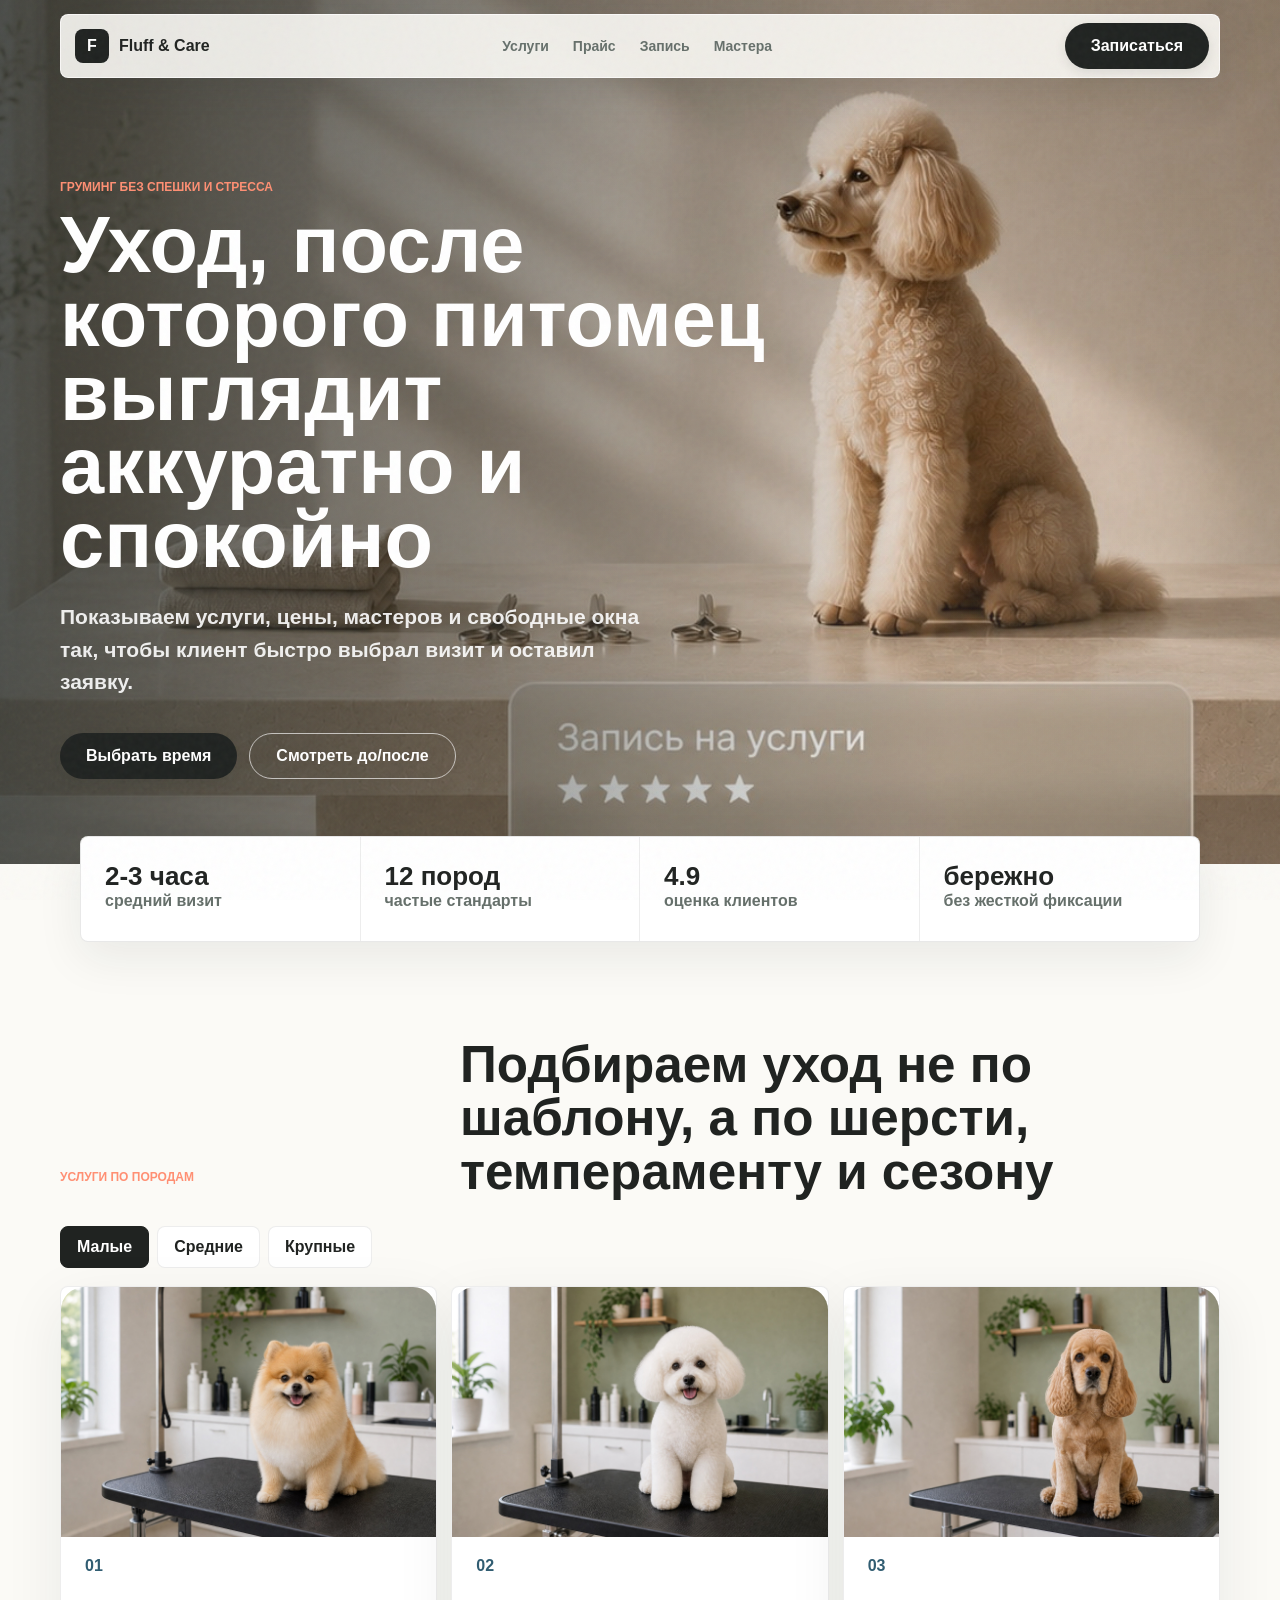
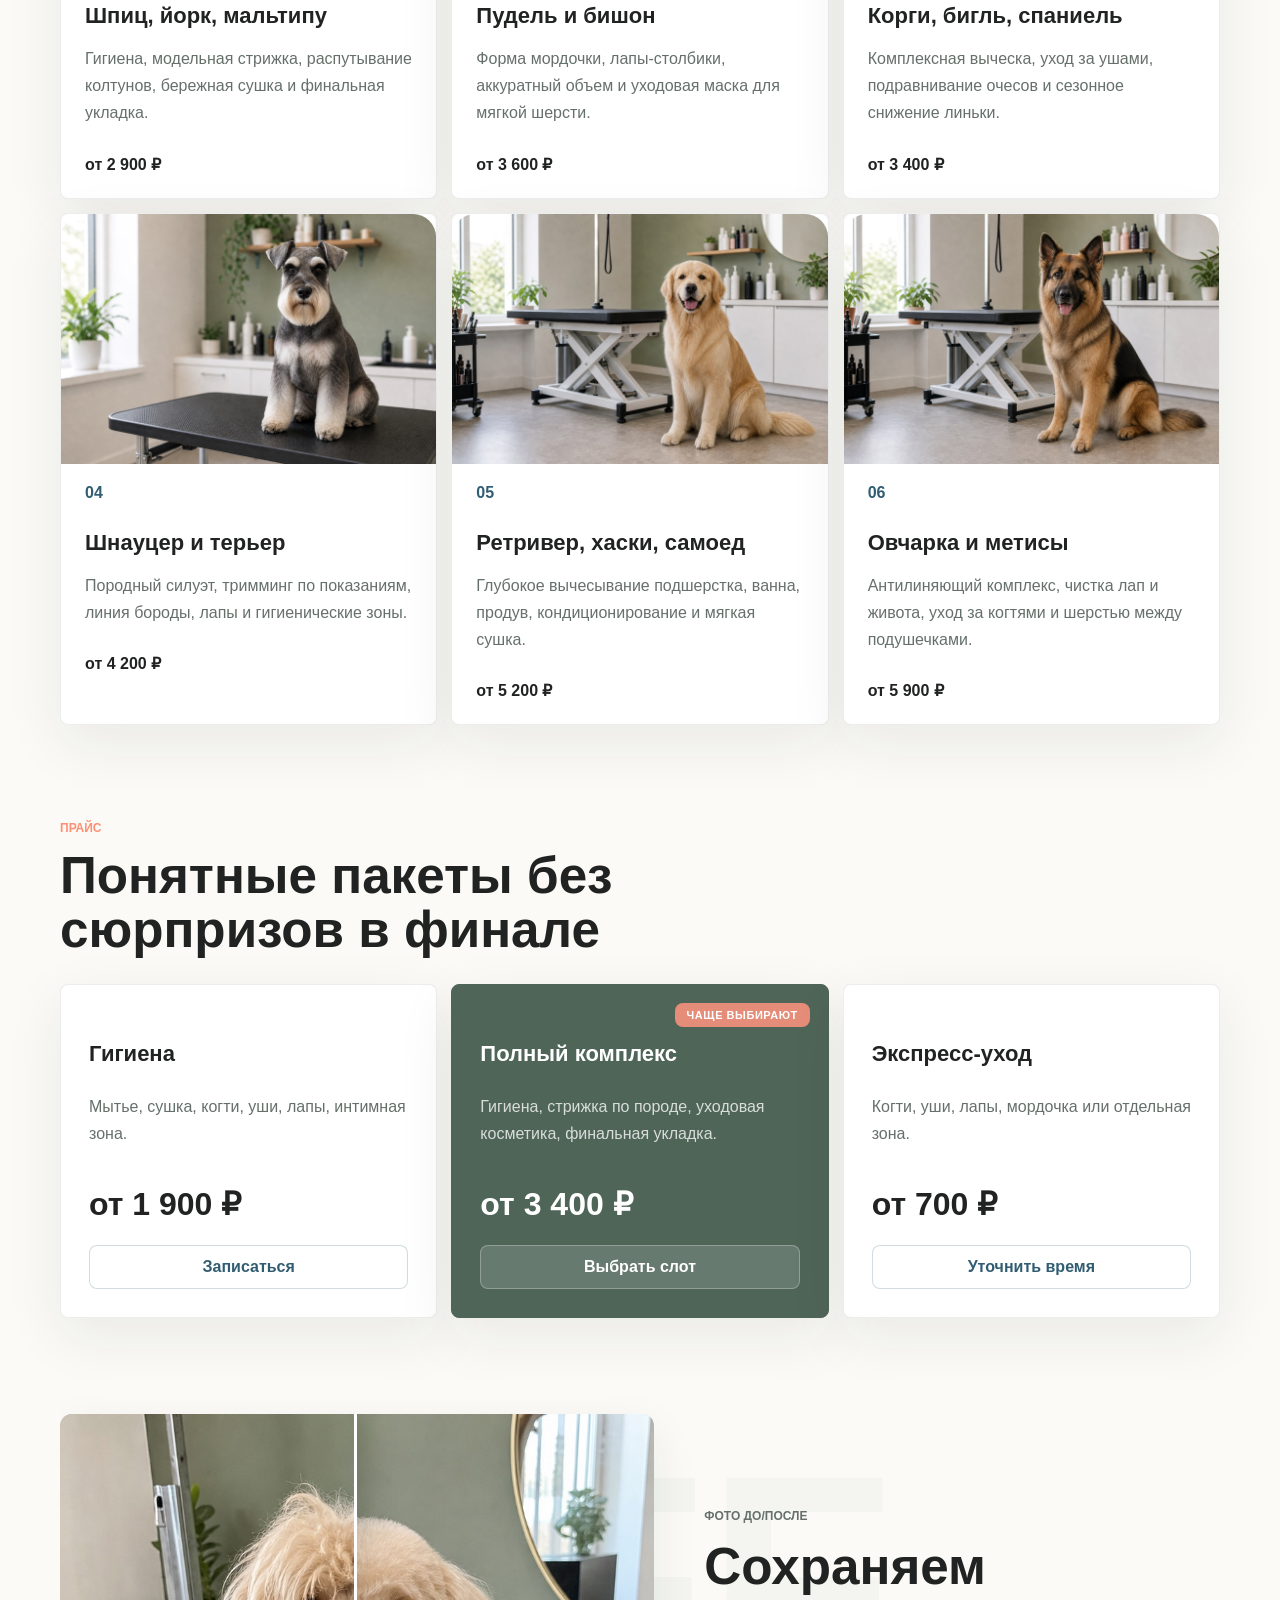
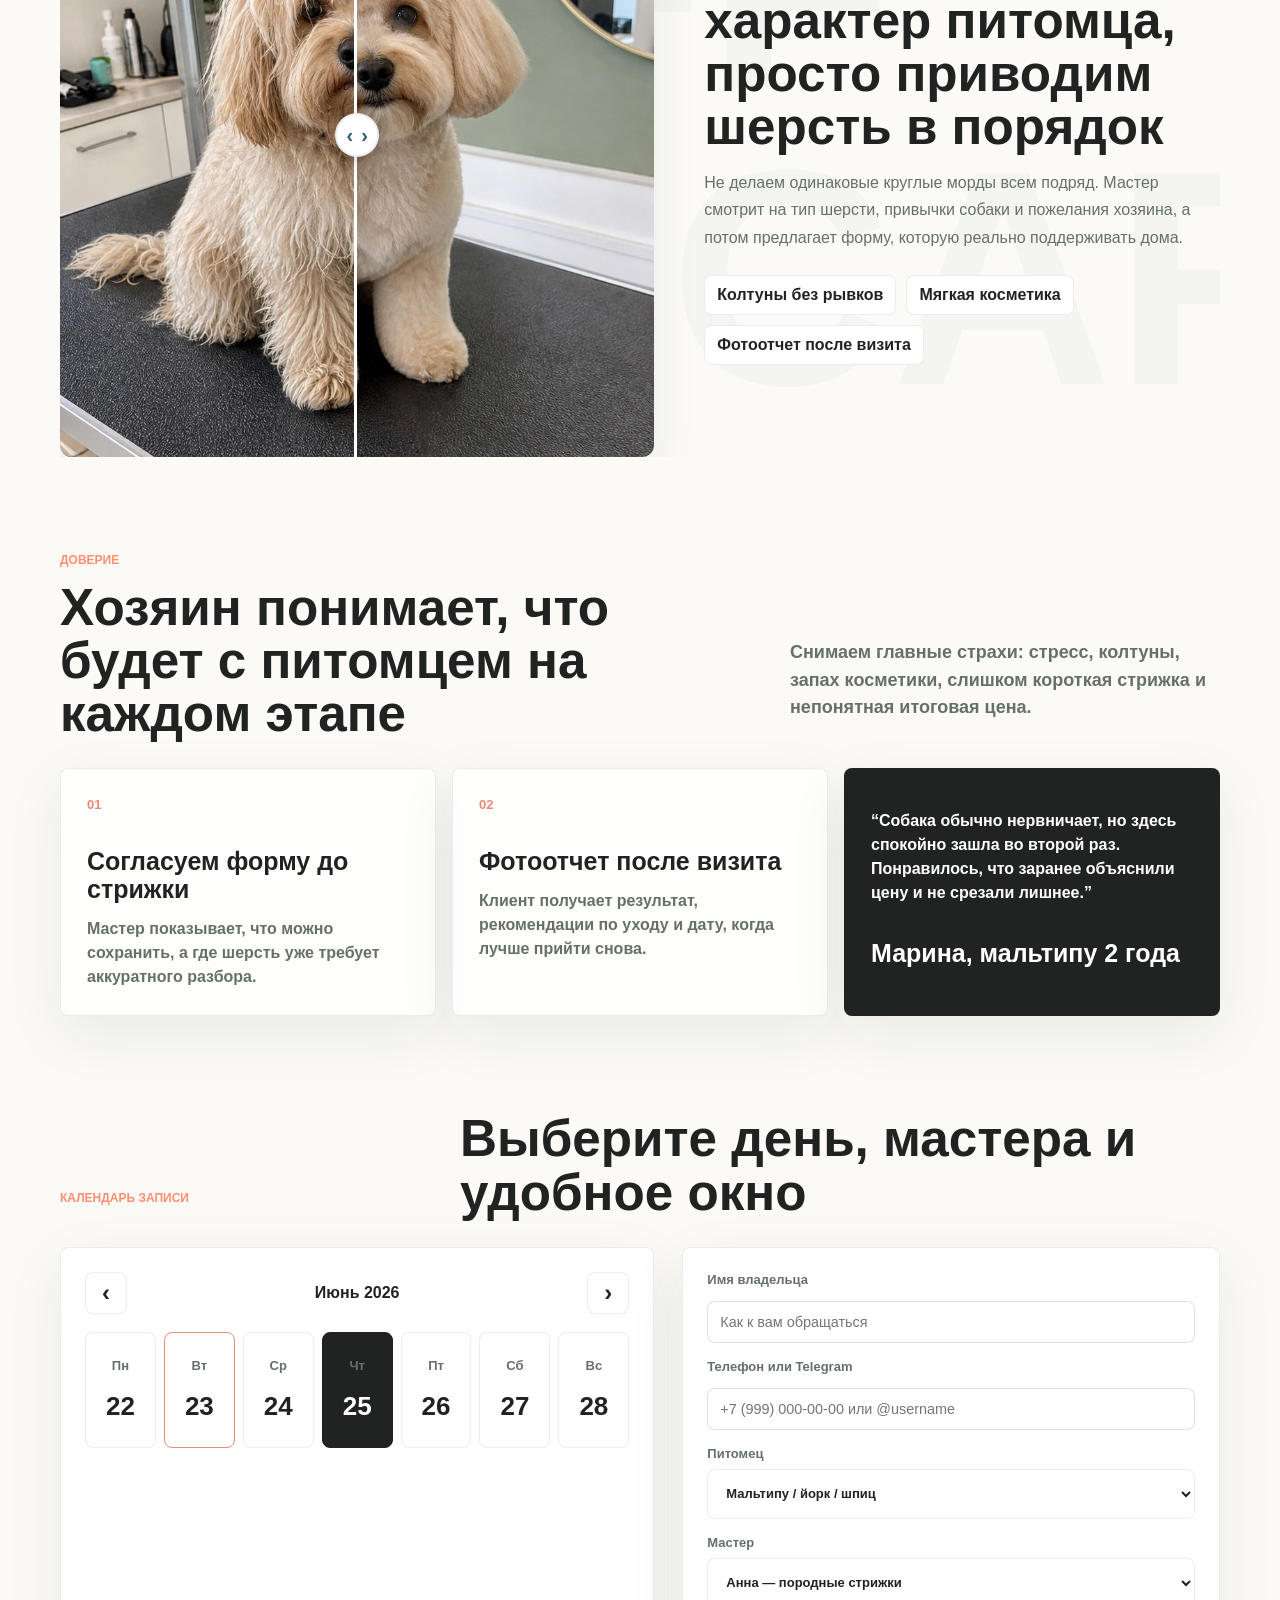
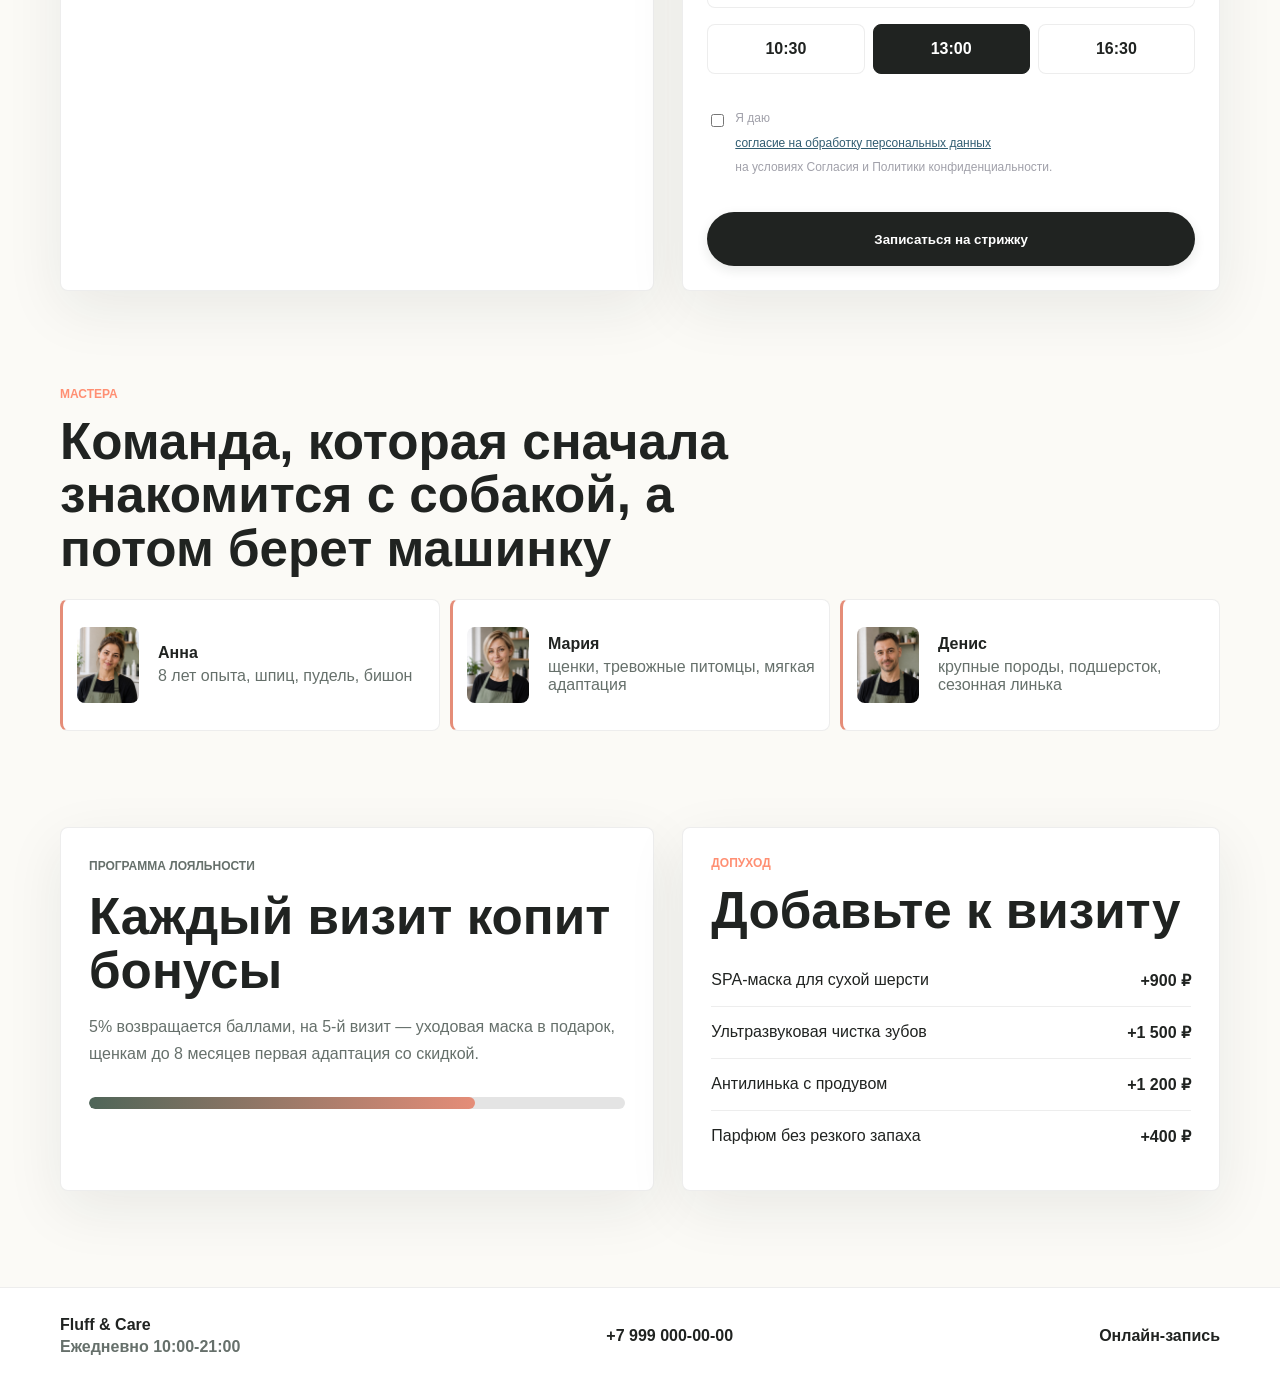
<file: index.html>
<!doctype html>
<html lang="ru">
  <head>
    <meta charset="UTF-8" />
    <meta name="viewport" content="width=device-width, initial-scale=1.0" />
    <title>Fluff & Care — груминг-салон</title>
    <meta
      name="description"
      content="Современный груминг-салон: стрижки по породам, бережный уход, запись онлайн, мастера и программа лояльности."
    />
    <link rel="stylesheet" href="styles.css" />
  </head>
  <body>
    <div class="grooming-preloader" id="groomingPreloader">
      <div class="grooming-preloader__stage">
        <div class="grooming-preloader__card"></div>
        <svg class="grooming-preloader__fur" viewBox="0 0 320 90" aria-hidden="true">
          <path d="M18 54 C42 18, 74 78, 104 42 C132 8, 158 78, 188 44 C216 10, 246 76, 298 32"></path>
        </svg>
        <svg class="grooming-preloader__scissors" viewBox="0 0 100 100" aria-hidden="true">
          <circle cx="28" cy="70" r="12"></circle>
          <circle cx="58" cy="70" r="12"></circle>
          <path d="M42 58 L80 22"></path>
          <path d="M45 58 L83 84"></path>
          <path d="M44 60 L36 48"></path>
        </svg>
        <svg class="grooming-preloader__check" viewBox="0 0 60 50" aria-hidden="true">
          <path d="M9 26 L23 39 L51 10"></path>
        </svg>
        <div class="grooming-preloader__text">Готовим форму…</div>
        <div class="grooming-preloader__sub">шерсть, силуэт, аккуратный результат</div>
      </div>
    </div>

    <header class="site-header">
      <a class="brand" href="#top" aria-label="Fluff & Care">
        <span class="brand-mark">F</span>
        <span>Fluff & Care</span>
      </a>
      <nav class="main-nav" aria-label="Основная навигация">
        <a href="#services">Услуги</a>
        <a href="#price">Прайс</a>
        <a href="#calendar">Запись</a>
        <a href="#masters">Мастера</a>
      </nav>
      <a class="header-action" href="#calendar">Записаться</a>
    </header>

    <main id="top">
      <section class="hero" aria-label="Груминг-салон">
        <img src="assets/premium-grooming-hero.jpg" alt="Собака после груминга в светлом салоне" />
        <div class="hero-shade"></div>
        <div class="hero-content">
          <p class="eyebrow">Груминг без спешки и стресса</p>
          <h1>Уход, после которого питомец выглядит аккуратно и спокойно</h1>
          <p class="hero-lead">
            Показываем услуги, цены, мастеров и свободные окна так, чтобы клиент быстро выбрал визит и оставил заявку.
          </p>
          <div class="hero-actions">
            <a class="primary-btn" href="#calendar">Выбрать время</a>
            <a class="ghost-btn" href="#before-after">Смотреть до/после</a>
          </div>
        </div>
      </section>

      <section class="quick-strip" aria-label="Преимущества">
        <div>
          <strong>2-3 часа</strong>
          <span>средний визит</span>
        </div>
        <div>
          <strong>12 пород</strong>
          <span>частые стандарты</span>
        </div>
        <div>
          <strong>4.9</strong>
          <span>оценка клиентов</span>
        </div>
        <div>
          <strong>бережно</strong>
          <span>без жесткой фиксации</span>
        </div>
      </section>

      <section class="section services-section" id="services">
        <div class="section-heading">
          <p class="eyebrow">Услуги по породам</p>
          <h2>Подбираем уход не по шаблону, а по шерсти, темпераменту и сезону</h2>
        </div>
        <div class="breed-tabs" role="tablist" aria-label="Породы">
          <button class="tab is-active" type="button" data-breed="small">Малые</button>
          <button class="tab" type="button" data-breed="medium">Средние</button>
          <button class="tab" type="button" data-breed="large">Крупные</button>
        </div>
        <div class="service-grid">
          <article class="service-card" data-card="small">
            <img class="service-photo" src="assets/service-spitz.jpg" loading="lazy" decoding="async" alt="Шпиц после груминга" />
            <span class="service-icon">01</span>
            <h3>Шпиц, йорк, мальтипу</h3>
            <p>Гигиена, модельная стрижка, распутывание колтунов, бережная сушка и финальная укладка.</p>
            <strong>от 2 900 ₽</strong>
          </article>
          <article class="service-card" data-card="small">
            <img class="service-photo" src="assets/service-bichon.jpg" loading="lazy" decoding="async" alt="Бишон после груминга" />
            <span class="service-icon">02</span>
            <h3>Пудель и бишон</h3>
            <p>Форма мордочки, лапы-столбики, аккуратный объем и уходовая маска для мягкой шерсти.</p>
            <strong>от 3 600 ₽</strong>
          </article>
          <article class="service-card" data-card="medium">
            <img class="service-photo" src="assets/service-spaniel.jpg" loading="lazy" decoding="async" alt="Спаниель после ухода в салоне" />
            <span class="service-icon">03</span>
            <h3>Корги, бигль, спаниель</h3>
            <p>Комплексная выческа, уход за ушами, подравнивание очесов и сезонное снижение линьки.</p>
            <strong>от 3 400 ₽</strong>
          </article>
          <article class="service-card" data-card="medium">
            <img class="service-photo" src="assets/service-schnauzer.jpg" loading="lazy" decoding="async" alt="Шнауцер после груминга" />
            <span class="service-icon">04</span>
            <h3>Шнауцер и терьер</h3>
            <p>Породный силуэт, тримминг по показаниям, линия бороды, лапы и гигиенические зоны.</p>
            <strong>от 4 200 ₽</strong>
          </article>
          <article class="service-card" data-card="large">
            <img class="service-photo" src="assets/service-large.jpg" loading="lazy" decoding="async" alt="Крупная собака после вычеса в салоне" />
            <span class="service-icon">05</span>
            <h3>Ретривер, хаски, самоед</h3>
            <p>Глубокое вычесывание подшерстка, ванна, продув, кондиционирование и мягкая сушка.</p>
            <strong>от 5 200 ₽</strong>
          </article>
          <article class="service-card" data-card="large">
            <img class="service-photo" src="assets/service-shepherd.jpg" loading="lazy" decoding="async" alt="Овчарка после ухода в груминг-салоне" />
            <span class="service-icon">06</span>
            <h3>Овчарка и метисы</h3>
            <p>Антилиняющий комплекс, чистка лап и живота, уход за когтями и шерстью между подушечками.</p>
            <strong>от 5 900 ₽</strong>
          </article>
        </div>
      </section>

      <section class="section split-section" id="price">
        <div class="section-heading compact">
          <p class="eyebrow">Прайс</p>
          <h2>Понятные пакеты без сюрпризов в финале</h2>
        </div>
        <div class="price-grid">
          <article class="price-card">
            <h3>Гигиена</h3>
            <p>Мытье, сушка, когти, уши, лапы, интимная зона.</p>
            <div class="price">от 1 900 ₽</div>
            <a href="#calendar">Записаться</a>
          </article>
          <article class="price-card featured">
            <span class="badge">Чаще выбирают</span>
            <h3>Полный комплекс</h3>
            <p>Гигиена, стрижка по породе, уходовая косметика, финальная укладка.</p>
            <div class="price">от 3 400 ₽</div>
            <a href="#calendar">Выбрать слот</a>
          </article>
          <article class="price-card">
            <h3>Экспресс-уход</h3>
            <p>Когти, уши, лапы, мордочка или отдельная зона.</p>
            <div class="price">от 700 ₽</div>
            <a href="#calendar">Уточнить время</a>
          </article>
        </div>
      </section>

      <section class="section before-after" id="before-after">
        <div class="bg-parallax-text" data-speed="-1.5" style="top: 15%; left: 10%;">FLUFF</div>
        <div class="bg-parallax-text" data-speed="1.2" style="top: 55%; left: 35%;">CARE</div>
        
        <div class="before-after-slider">
          <div class="slider-image after-image">
            <img src="assets/after.jpg" loading="lazy" decoding="async" alt="После груминга" />
          </div>
          <div class="slider-image before-image">
            <img src="assets/before.jpg" loading="lazy" decoding="async" alt="До груминга" />
          </div>
          <div class="slider-handle"></div>
        </div>
        <div class="before-copy">
          <p class="eyebrow">Фото до/после</p>
          <h2>Сохраняем характер питомца, просто приводим шерсть в порядок</h2>
          <p>
            Не делаем одинаковые круглые морды всем подряд. Мастер смотрит на тип шерсти, привычки собаки и пожелания
            хозяина, а потом предлагает форму, которую реально поддерживать дома.
          </p>
          <div class="mini-list">
            <span>Колтуны без рывков</span>
            <span>Мягкая косметика</span>
            <span>Фотоотчет после визита</span>
          </div>
        </div>
      </section>

      <section class="section trust-proof" aria-label="Отзывы и гарантии">
        <div class="section-heading">
          <div>
            <p class="eyebrow">Доверие</p>
            <h2>Хозяин понимает, что будет с питомцем на каждом этапе</h2>
          </div>
          <p>Снимаем главные страхи: стресс, колтуны, запах косметики, слишком короткая стрижка и непонятная итоговая цена.</p>
        </div>
        <div class="proof-grid">
          <article>
            <span>01</span>
            <strong>Согласуем форму до стрижки</strong>
            <p>Мастер показывает, что можно сохранить, а где шерсть уже требует аккуратного разбора.</p>
          </article>
          <article>
            <span>02</span>
            <strong>Фотоотчет после визита</strong>
            <p>Клиент получает результат, рекомендации по уходу и дату, когда лучше прийти снова.</p>
          </article>
          <article class="quote-card">
            <p>“Собака обычно нервничает, но здесь спокойно зашла во второй раз. Понравилось, что заранее объяснили цену и не срезали лишнее.”</p>
            <strong>Марина, мальтипу 2 года</strong>
          </article>
        </div>
      </section>

      <section class="section calendar-section" id="calendar">
        <div class="section-heading">
          <p class="eyebrow">Календарь записи</p>
          <h2>Выберите день, мастера и удобное окно</h2>
        </div>
        <div class="booking-layout">
          <div class="calendar-card" aria-label="Календарь">
            <div class="calendar-head">
              <button type="button" data-week="prev" aria-label="Предыдущая неделя">‹</button>
              <strong>Июнь 2026</strong>
              <button type="button" data-week="next" aria-label="Следующая неделя">›</button>
            </div>
            <div class="calendar-grid">
              <button type="button"><span>Пн</span><strong>22</strong></button>
              <button type="button" class="is-today"><span>Вт</span><strong>23</strong></button>
              <button type="button"><span>Ср</span><strong>24</strong></button>
              <button type="button" class="is-selected"><span>Чт</span><strong>25</strong></button>
              <button type="button"><span>Пт</span><strong>26</strong></button>
              <button type="button"><span>Сб</span><strong>27</strong></button>
              <button type="button"><span>Вс</span><strong>28</strong></button>
            </div>
          </div>
          <form class="booking-form">
            <label>
              Имя владельца
              <input type="text" name="name" placeholder="Как к вам обращаться" required style="width: 100%; padding: 12px; border: 1px solid rgba(0, 0, 0, 0.12); border-radius: 8px; margin-top: 6px; font-family: inherit; font-size: 0.9rem;">
            </label>
            <label>
              Телефон или Telegram
              <input type="text" name="phone" placeholder="+7 (999) 000-00-00 или @username" required style="width: 100%; padding: 12px; border: 1px solid rgba(0, 0, 0, 0.12); border-radius: 8px; margin-top: 6px; font-family: inherit; font-size: 0.9rem;">
            </label>
            <label>
              Питомец
              <select>
                <option>Мальтипу / йорк / шпиц</option>
                <option>Корги / спаниель / бигль</option>
                <option>Ретривер / хаски / самоед</option>
              </select>
            </label>
            <label>
              Мастер
              <select>
                <option>Анна — породные стрижки</option>
                <option>Мария — адаптация щенков</option>
                <option>Денис — вычес крупных пород</option>
              </select>
            </label>
            <div class="slot-row" aria-label="Свободное время">
              <button type="button">10:30</button>
              <button type="button" class="is-picked">13:00</button>
              <button type="button">16:30</button>
            </div>
            <div class="form-agreement" style="margin-top: 1.25rem; margin-bottom: 1.25rem; display: flex; gap: 0.5rem; align-items: flex-start; text-align: left;">
              <input type="checkbox" id="agreementCheckbox" name="agreement" required style="width: auto; margin-top: 0.25rem; cursor: pointer;">
              <label for="agreementCheckbox" style="font-size: 0.75rem; color: #a1a1aa; line-height: 1.4; font-weight: normal; cursor: pointer;">
                Я даю <a href="privacy.html" target="_blank" style="color: var(--primary-color); text-decoration: underline;">согласие на обработку персональных данных</a> на условиях Согласия и Политики конфиденциальности.
              </label>
            </div>

            <button class="primary-btn wide" type="submit">Записаться на стрижку</button>
            <p class="booking-note" aria-live="polite">После заявки администратор подтвердит время, уточнит породу и предупредит, если нужен более длинный слот.</p>
          </form>
        </div>
      </section>

      <section class="section masters" id="masters">
        <div class="masters-content">
          <p class="eyebrow">Мастера</p>
          <h2>Команда, которая сначала знакомится с собакой, а потом берет машинку</h2>
          <div class="master-list">
            <article>
              <img class="master-photo" src="assets/master-anna.jpg" loading="lazy" decoding="async" alt="Мастер Анна" />
              <div>
                <strong>Анна</strong>
                <span>8 лет опыта, шпиц, пудель, бишон</span>
              </div>
            </article>
            <article>
              <img class="master-photo" src="assets/master-maria.jpg" loading="lazy" decoding="async" alt="Мастер Мария" />
              <div>
                <strong>Мария</strong>
                <span>щенки, тревожные питомцы, мягкая адаптация</span>
              </div>
            </article>
            <article>
              <img class="master-photo" src="assets/master-denis.jpg" loading="lazy" decoding="async" alt="Мастер Денис" />
              <div>
                <strong>Денис</strong>
                <span>крупные породы, подшерсток, сезонная линька</span>
              </div>
            </article>
          </div>
        </div>
      </section>

      <section class="section loyalty-care">
        <div class="loyalty">
          <p class="eyebrow">Программа лояльности</p>
          <h2>Каждый визит копит бонусы</h2>
          <p>5% возвращается баллами, на 5-й визит — уходовая маска в подарок, щенкам до 8 месяцев первая адаптация со скидкой.</p>
          <div class="progress" aria-label="Прогресс бонусов"><span></span></div>
        </div>
        <div class="care-list">
          <p class="eyebrow">Допуход</p>
          <h2>Добавьте к визиту</h2>
          <ul>
            <li><span>SPA-маска для сухой шерсти</span><strong>+900 ₽</strong></li>
            <li><span>Ультразвуковая чистка зубов</span><strong>+1 500 ₽</strong></li>
            <li><span>Антилинька с продувом</span><strong>+1 200 ₽</strong></li>
            <li><span>Парфюм без резкого запаха</span><strong>+400 ₽</strong></li>
          </ul>
        </div>
      </section>
    </main>

    <footer class="footer">
      <div>
        <strong>Fluff & Care</strong>
        <span>Ежедневно 10:00-21:00</span>
      </div>
      <a href="tel:+79990000000">+7 999 000-00-00</a>
      <a href="#calendar">Онлайн-запись</a>
    </footer>

    <script src="script.js"></script>
  </body>
</html>
</file>
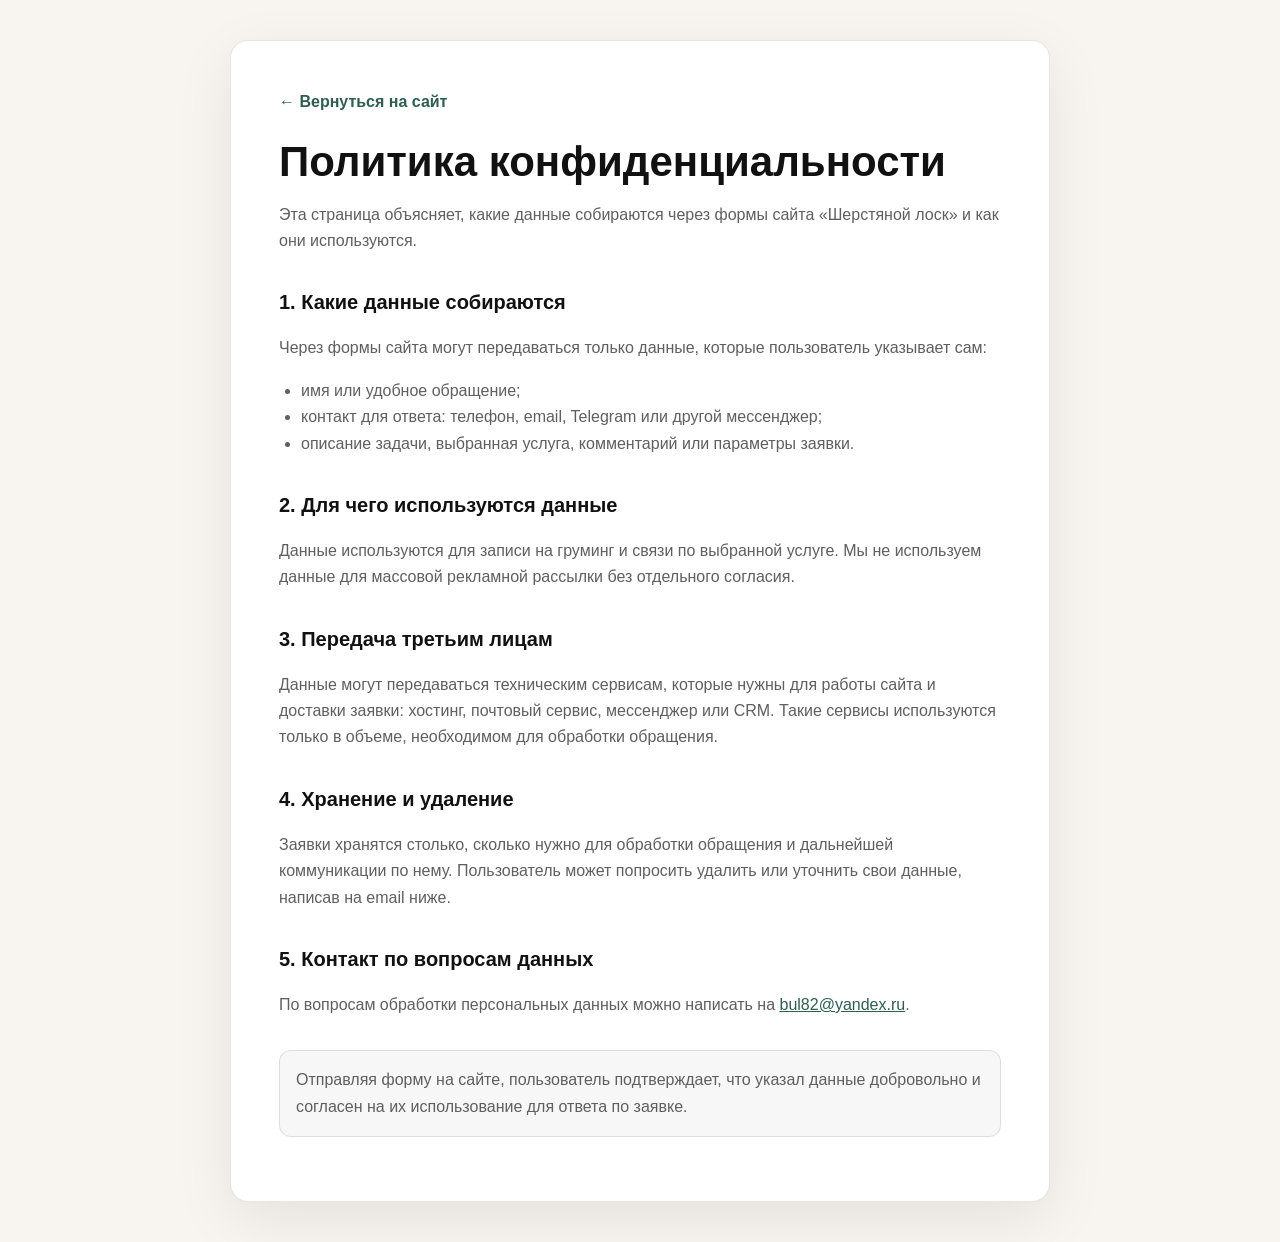
<file: privacy.html>
<!doctype html>
<html lang="ru">
<head>
  <meta charset="utf-8">
  <meta name="viewport" content="width=device-width, initial-scale=1">
  <title>Политика конфиденциальности — Шерстяной лоск</title>
  <style>
    * { box-sizing: border-box; }
    body { margin: 0; padding: 40px 20px; background: #f8f4ef; color: #111111; font-family: -apple-system, BlinkMacSystemFont, "Segoe UI", Roboto, Arial, sans-serif; line-height: 1.65; }
    main { max-width: 820px; margin: 0 auto; background: #ffffff; border: 1px solid rgba(0,0,0,.1); border-radius: 18px; padding: clamp(24px, 5vw, 48px); box-shadow: 0 18px 60px rgba(0,0,0,.08); }
    a { color: #2f5d50; }
    .back { display: inline-block; margin-bottom: 24px; text-decoration: none; font-weight: 700; }
    h1 { margin: 0 0 12px; font-size: clamp(28px, 5vw, 42px); line-height: 1.1; }
    h2 { margin: 32px 0 12px; font-size: 20px; }
    p, li { color: #5f5f5f; font-size: 16px; }
    ul { padding-left: 22px; }
    .note { margin-top: 32px; padding: 16px; border: 1px solid rgba(0,0,0,.1); border-radius: 12px; background: rgba(127,127,127,.06); }
  </style>
</head>
<body>
  <main>
    <a class="back" href="index.html">← Вернуться на сайт</a>
    <h1>Политика конфиденциальности</h1>
    <p>Эта страница объясняет, какие данные собираются через формы сайта «Шерстяной лоск» и как они используются.</p>

    <h2>1. Какие данные собираются</h2>
    <p>Через формы сайта могут передаваться только данные, которые пользователь указывает сам:</p>
    <ul>
      <li>имя или удобное обращение;</li>
      <li>контакт для ответа: телефон, email, Telegram или другой мессенджер;</li>
      <li>описание задачи, выбранная услуга, комментарий или параметры заявки.</li>
    </ul>

    <h2>2. Для чего используются данные</h2>
    <p>Данные используются для записи на груминг и связи по выбранной услуге. Мы не используем данные для массовой рекламной рассылки без отдельного согласия.</p>

    <h2>3. Передача третьим лицам</h2>
    <p>Данные могут передаваться техническим сервисам, которые нужны для работы сайта и доставки заявки: хостинг, почтовый сервис, мессенджер или CRM. Такие сервисы используются только в объеме, необходимом для обработки обращения.</p>

    <h2>4. Хранение и удаление</h2>
    <p>Заявки хранятся столько, сколько нужно для обработки обращения и дальнейшей коммуникации по нему. Пользователь может попросить удалить или уточнить свои данные, написав на email ниже.</p>

    <h2>5. Контакт по вопросам данных</h2>
    <p>По вопросам обработки персональных данных можно написать на <a href="mailto:bul82@yandex.ru">bul82@yandex.ru</a>.</p>

    <p class="note">Отправляя форму на сайте, пользователь подтверждает, что указал данные добровольно и согласен на их использование для ответа по заявке.</p>
  </main>
</body>
</html>
</file>
<file: styles.css>
:root {
  --ink: #202321;
  --muted: #66706b;
  --paper: #fbfaf6;
  --panel: #ffffff;
  --sage: #8ea494;
  --sage-dark: #4f6558;
  --coral: #e58d78;
  --blue: #315d72;
  --primary-color: #315d72;
  --line: rgba(32, 35, 33, 0.08);
  --shadow: 0 16px 46px rgba(31, 40, 35, 0.08);
  --radius-lg: 24px;
  --radius-md: 16px;
  --radius-sm: 8px;
  --radius-pill: 999px;
}

* {
  box-sizing: border-box;
}

html {
  scroll-behavior: smooth;
}

body {
  margin: 0;
  background: var(--paper);
  color: var(--ink);
  font-family: -apple-system, BlinkMacSystemFont, "Segoe UI", Roboto, Arial, sans-serif;
}

a {
  color: inherit;
  text-decoration: none;
}

img {
  display: block;
  width: 100%;
}

.grooming-preloader {
  position: fixed;
  inset: 0;
  z-index: 9999;
  display: grid;
  place-items: center;
  background:
    radial-gradient(circle at 50% 36%, rgba(255, 255, 255, 0.95), transparent 34%),
    linear-gradient(180deg, #fbf8f2 0%, #faf6ef 100%);
  transition: opacity 0.45s ease, visibility 0.45s ease;
}

.grooming-preloader__stage {
  position: relative;
  width: min(520px, 86vw);
  height: 300px;
}

.grooming-preloader__card {
  position: absolute;
  inset: 46px 20px 64px;
  border: 1px solid rgba(183, 169, 156, 0.34);
  border-radius: 32px;
  background: rgba(255, 255, 255, 0.72);
  box-shadow: 0 28px 80px rgba(82, 66, 50, 0.1);
  opacity: 0;
  transform: translateY(10px);
  animation: groomingCardIn 0.34s ease forwards;
}

.grooming-preloader__fur {
  position: absolute;
  top: 118px;
  left: 50%;
  width: 280px;
  height: 74px;
  transform: translateX(-50%);
}

.grooming-preloader__fur path {
  fill: none;
  stroke: #b7a99c;
  stroke-width: 4;
  stroke-linecap: round;
  stroke-dasharray: 560;
  stroke-dashoffset: 560;
  animation: groomingFurDraw 0.72s 0.24s ease forwards;
}

.grooming-preloader__scissors {
  position: absolute;
  top: 86px;
  left: 50%;
  width: 88px;
  height: 88px;
  opacity: 0;
  transform: translate(-50%, 8px) rotate(-8deg);
  animation: groomingScissorsIn 0.34s 0.78s ease forwards;
}

.grooming-preloader__scissors * {
  fill: none;
  stroke: #1f1d1a;
  stroke-width: 3;
  stroke-linecap: round;
  stroke-linejoin: round;
}

.grooming-preloader__check {
  position: absolute;
  top: 160px;
  left: calc(50% + 98px);
  width: 48px;
  height: 44px;
}

.grooming-preloader__check path {
  fill: none;
  stroke: #b51d1d;
  stroke-width: 4;
  stroke-linecap: round;
  stroke-linejoin: round;
  stroke-dasharray: 70;
  stroke-dashoffset: 70;
  animation: groomingCheckDraw 0.32s 1.16s ease forwards;
}

.grooming-preloader__text,
.grooming-preloader__sub {
  position: absolute;
  right: 0;
  left: 0;
  text-align: center;
  opacity: 0;
}

.grooming-preloader__text {
  bottom: 38px;
  color: #1f1d1a;
  font-size: 23px;
  font-weight: 800;
  letter-spacing: 0;
  transform: translateY(8px);
  animation: groomingTextIn 0.28s 1.26s ease forwards;
}

.grooming-preloader__sub {
  bottom: 14px;
  color: #766f68;
  font-size: 14px;
  animation: groomingTextIn 0.28s 1.36s ease forwards;
}

.grooming-preloader.is-hidden {
  visibility: hidden;
  opacity: 0;
}

@keyframes groomingCardIn {
  to {
    opacity: 1;
    transform: translateY(0);
  }
}

@keyframes groomingFurDraw {
  to {
    stroke-dashoffset: 0;
  }
}

@keyframes groomingScissorsIn {
  to {
    opacity: 1;
    transform: translate(-50%, 0) rotate(-8deg);
  }
}

@keyframes groomingCheckDraw {
  to {
    stroke-dashoffset: 0;
  }
}

@keyframes groomingTextIn {
  to {
    opacity: 1;
    transform: translateY(0);
  }
}

@media (max-width: 640px) {
  .grooming-preloader__stage {
    width: 94vw;
    height: 270px;
  }

  .grooming-preloader__fur {
    width: 235px;
  }

  .grooming-preloader__text {
    font-size: 20px;
  }
}

.site-header {
  position: fixed;
  top: 14px;
  left: 50%;
  z-index: 10;
  display: grid;
  grid-template-columns: auto 1fr auto;
  align-items: center;
  width: min(1160px, calc(100% - 32px));
  min-height: 62px;
  padding: 8px 10px 8px 14px;
  transform: translateX(-50%);
  border: 1px solid rgba(255, 255, 255, 0.56);
  border-radius: 8px;
  background: rgba(251, 250, 246, 0.78);
  backdrop-filter: blur(18px);
  box-shadow: 0 12px 44px rgba(40, 49, 44, 0.13);
}

.brand {
  display: inline-flex;
  align-items: center;
  gap: 10px;
  font-weight: 800;
}

.brand-mark {
  display: grid;
  width: 34px;
  height: 34px;
  place-items: center;
  border-radius: 8px;
  background: var(--ink);
  color: #fff;
}

.main-nav {
  display: flex;
  justify-content: center;
  gap: 24px;
  color: var(--muted);
  font-size: 14px;
  font-weight: 700;
}

.main-nav a:hover {
  color: var(--ink);
}

.header-action,
.primary-btn,
.ghost-btn {
  display: inline-flex;
  align-items: center;
  justify-content: center;
  min-height: 46px;
  padding: 0 26px;
  border-radius: var(--radius-pill);
  font-weight: 800;
  transition: transform 0.4s cubic-bezier(0.175, 0.885, 0.32, 1.275), background-color 0.2s ease, border-color 0.2s ease, box-shadow 0.3s ease;
}

.header-action,
.primary-btn {
  border: 0;
  background: var(--ink);
  color: #fff;
  cursor: pointer;
  box-shadow: 0 4px 12px rgba(32, 35, 33, 0.1);
}

.header-action:hover,
.primary-btn:hover {
  transform: scale(1.05);
  background: var(--sage-dark);
  color: #fff;
  box-shadow: 0 8px 24px rgba(79, 101, 88, 0.24);
}

.ghost-btn {
  border: 1px solid rgba(255, 255, 255, 0.65);
  color: #fff;
  background: transparent;
}

.ghost-btn:hover {
  transform: scale(1.05);
  background: rgba(255, 255, 255, 0.15);
  border-color: #fff;
}

.hero {
  position: relative;
  min-height: 92vh;
  overflow: hidden;
  background: #dfe8df;
}

.hero img {
  position: absolute;
  inset: 0;
  height: 100%;
  object-fit: cover;
  object-position: center;
}

.hero::after {
  position: absolute;
  inset: 0;
  content: "";
  pointer-events: none;
  background-image: radial-gradient(rgba(255, 255, 255, 0.18) 1px, transparent 1px);
  background-size: 3px 3px;
  mix-blend-mode: soft-light;
  opacity: 0.45;
}

.hero-shade {
  position: absolute;
  inset: 0;
  background:
    linear-gradient(90deg, rgba(25, 34, 31, 0.7) 0%, rgba(25, 34, 31, 0.4) 38%, rgba(25, 34, 31, 0.03) 72%),
    linear-gradient(180deg, rgba(0, 0, 0, 0.14) 0%, rgba(0, 0, 0, 0) 36%, rgba(251, 250, 246, 0.15) 100%);
}

.hero-content {
  position: relative;
  z-index: 1;
  width: min(1160px, calc(100% - 40px));
  margin: 0 auto;
  padding-top: clamp(140px, 20vh, 210px);
  color: #fff;
}

.eyebrow {
  margin: 0 0 14px;
  color: var(--coral);
  font-size: 12px;
  font-weight: 800;
  letter-spacing: 0;
  text-transform: uppercase;
}

.hero h1,
.section h2 {
  margin: 0;
  max-width: 760px;
  font-size: clamp(36px, 5vw, 74px);
  line-height: 0.98;
  letter-spacing: 0;
}

.hero-lead {
  max-width: 560px;
  margin: 24px 0 0;
  color: rgba(255, 255, 255, 0.86);
  font-size: clamp(17px, 2vw, 21px);
  line-height: 1.55;
}

.hero-actions {
  display: flex;
  flex-wrap: wrap;
  gap: 12px;
  margin-top: 34px;
}

.quick-strip {
  display: grid;
  grid-template-columns: repeat(4, 1fr);
  width: min(1060px, calc(100% - 32px));
  margin: -34px auto 0;
  position: relative;
  z-index: 2;
  border-radius: 8px;
  background: var(--panel);
  box-shadow: var(--shadow);
  overflow: hidden;
}

.quick-strip div {
  padding: 24px;
  border-right: 1px solid var(--line);
}

.quick-strip div:last-child {
  border-right: 0;
}

.quick-strip strong {
  display: block;
  font-size: 26px;
}

.quick-strip span {
  color: var(--muted);
  font-weight: 700;
}

.section {
  width: min(1160px, calc(100% - 32px));
  margin: 0 auto;
  padding: 96px 0 0;
}

.section-heading {
  display: flex;
  align-items: end;
  justify-content: space-between;
  gap: 30px;
  margin-bottom: 28px;
}

.section h2 {
  color: var(--ink);
  font-size: clamp(31px, 4vw, 54px);
  line-height: 1.04;
}

.compact {
  display: block;
}

.breed-tabs {
  display: flex;
  flex-wrap: wrap;
  gap: 8px;
  margin-bottom: 18px;
}

.tab,
.slot-row button,
.calendar-grid button,
.calendar-head button {
  border: 1px solid var(--line);
  border-radius: 8px;
  background: #fff;
  color: var(--ink);
  font: inherit;
  font-weight: 800;
  cursor: pointer;
}

.tab {
  min-height: 42px;
  padding: 0 16px;
}

.tab.is-active,
.slot-row .is-picked,
.calendar-grid .is-selected {
  border-color: var(--ink);
  background: var(--ink);
  color: #fff;
}

.service-grid {
  display: grid;
  grid-template-columns: repeat(3, 1fr);
  gap: 14px;
}

.service-card,
.price-card,
.calendar-card,
.booking-form,
.loyalty,
.care-list {
  border: 1px solid var(--line);
  border-radius: var(--radius-lg);
  background: var(--panel);
  box-shadow: var(--shadow);
  transition: transform 0.4s cubic-bezier(0.16, 1, 0.3, 1), border-color 0.3s ease, box-shadow 0.4s ease;
}

.service-card {
  min-height: 235px;
  overflow: hidden;
  padding: 0 24px 24px;
  transition: transform 0.4s cubic-bezier(0.175, 0.885, 0.32, 1.15), border-color 0.3s ease, box-shadow 0.4s ease;
}

.service-photo {
  width: calc(100% + 48px);
  height: auto;
  margin: 0 -24px 20px;
  filter: saturate(0.94) contrast(0.98);
  border-radius: calc(var(--radius-lg) - 1px) calc(var(--radius-lg) - 1px) 0 0;
}

.service-card.is-muted {
  opacity: 0.42;
}

.service-card:hover {
  transform: translateY(-6px) scale(1.01);
  border-color: var(--sage);
  box-shadow: 0 20px 40px rgba(31, 40, 35, 0.08);
}

.service-icon {
  display: inline-flex;
  color: var(--blue);
  font-weight: 900;
}

.service-card h3,
.price-card h3 {
  margin: 28px 0 10px;
  font-size: 22px;
}

.service-card p,
.price-card p,
.before-copy p,
.loyalty p {
  color: var(--muted);
  line-height: 1.7;
}

.service-card strong {
  display: inline-block;
  margin-top: 12px;
}

.price-grid {
  display: grid;
  grid-template-columns: repeat(3, 1fr);
  gap: 14px;
}

.price-card {
  position: relative;
  min-height: 285px;
  padding: 28px;
  display: flex;
  flex-direction: column;
  justify-content: space-between;
}

.price-card.featured {
  background: var(--sage-dark);
  color: #fff;
  border-color: var(--sage-dark);
}

.price-card.featured p {
  color: rgba(255, 255, 255, 0.78);
}

.badge {
  position: absolute;
  top: 18px;
  right: 18px;
  border-radius: var(--radius-sm);
  background: var(--coral);
  color: #fff;
  padding: 6px 12px;
  font-size: 11px;
  font-weight: 800;
  text-transform: uppercase;
  letter-spacing: 0.05em;
}

.price {
  margin: 22px 0;
  font-size: 32px;
  font-weight: 900;
}

.price-card a {
  display: inline-flex;
  align-items: center;
  justify-content: center;
  min-height: 44px;
  padding: 12px 18px;
  border: 1px solid rgba(41, 95, 122, 0.22);
  border-radius: var(--radius-sm);
  background: #fff;
  font-weight: 900;
  color: var(--blue);
  text-decoration: none;
}

.featured a {
  border-color: rgba(255, 255, 255, 0.28);
  background: rgba(255, 255, 255, 0.14);
  color: #fff;
}

.before-after,
.loyalty-care,
.booking-layout {
  display: grid;
  grid-template-columns: 1.05fr 0.95fr;
  gap: 28px;
  align-items: center;
}

.before-after-slider {
  position: relative;
  width: 100%;
  aspect-ratio: 853 / 922;
  overflow: hidden;
  border-radius: 12px;
  box-shadow: var(--shadow);
  user-select: none;
  background: #d9ded7;
}

.slider-image {
  position: absolute;
  top: 0;
  left: 0;
  width: 100%;
  height: 100%;
}

.slider-image img {
  position: absolute;
  top: 0;
  left: 0;
  width: 100%;
  height: 100%;
  object-fit: cover;
  pointer-events: none;
}

.before-image {
  width: 50%;
  overflow: hidden;
  border-right: 3px solid #fff;
  z-index: 2;
  box-shadow: 10px 0 30px rgba(0, 0, 0, 0.15);
}

.after-image {
  z-index: 1;
}

.slider-handle {
  position: absolute;
  top: 50%;
  left: 50%;
  width: 44px;
  height: 44px;
  margin-left: -22px;
  margin-top: -22px;
  border-radius: 50%;
  background: #fff;
  border: 2px solid var(--line);
  box-shadow: 0 4px 15px rgba(0, 0, 0, 0.2);
  display: flex;
  align-items: center;
  justify-content: center;
  z-index: 3;
  cursor: ew-resize;
  transition: background-color 0.25s, transform 0.25s;
}

.slider-handle:hover {
  background: var(--soft);
  transform: scale(1.08);
}

.slider-handle::before {
  content: "‹";
  font-size: 20px;
  font-weight: 800;
  color: var(--blue);
  margin-right: 4px;
}

.slider-handle::after {
  content: "›";
  font-size: 20px;
  font-weight: 800;
  color: var(--blue);
  margin-left: 4px;
}

.before-copy {
  padding-left: 22px;
}

.mini-list {
  display: flex;
  flex-wrap: wrap;
  gap: 10px;
  margin-top: 24px;
}

.mini-list span {
  border: 1px solid var(--line);
  border-radius: 8px;
  background: #fff;
  padding: 10px 12px;
  font-weight: 800;
}

.booking-layout {
  align-items: stretch;
}

.calendar-card,
.booking-form {
  padding: 24px;
}

.calendar-head {
  display: flex;
  align-items: center;
  justify-content: space-between;
  margin-bottom: 18px;
}

.calendar-head button {
  width: 42px;
  height: 42px;
  font-size: 24px;
}

.calendar-grid {
  display: grid;
  grid-template-columns: repeat(7, 1fr);
  gap: 8px;
}

.calendar-grid button {
  min-height: 116px;
  padding: 14px 10px;
}

.calendar-grid span {
  display: block;
  margin-bottom: 18px;
  color: var(--muted);
  font-size: 13px;
}

.calendar-grid strong {
  font-size: 26px;
}

.calendar-grid .is-today {
  border-color: var(--coral);
}

.booking-form {
  display: grid;
  gap: 16px;
}

.booking-note {
  display: none;
  margin: 0;
  border-radius: 8px;
  background: rgba(142, 164, 148, 0.18);
  color: var(--sage-dark);
  padding: 12px 14px;
  font-size: 14px;
  font-weight: 800;
  line-height: 1.45;
}

.booking-note.is-visible {
  display: block;
}

label {
  display: grid;
  gap: 8px;
  color: var(--muted);
  font-size: 13px;
  font-weight: 900;
}

select {
  width: 100%;
  min-height: 50px;
  border: 1px solid var(--line);
  border-radius: 8px;
  background: #fff;
  color: var(--ink);
  font: inherit;
  font-weight: 700;
  padding: 0 14px;
  outline: 0;
  transition: border-color 0.2s ease, box-shadow 0.2s ease;
}

select:focus {
  border-color: var(--sage);
  box-shadow: 0 0 0 3px rgba(142, 164, 148, 0.24);
}

.slot-row {
  display: grid;
  grid-template-columns: repeat(3, 1fr);
  gap: 8px;
}

.slot-row button {
  min-height: 50px;
}

.wide {
  width: 100%;
  min-height: 54px;
}

.masters-content {
  padding: 0;
}

.master-list {
  display: grid;
  grid-template-columns: repeat(3, 1fr);
  gap: 10px;
  margin-top: 24px;
}

.master-list article {
  display: grid;
  grid-template-columns: 76px 1fr;
  align-items: center;
  gap: 5px;
  min-height: 132px;
  border: 1px solid var(--line);
  border-left: 3px solid var(--coral);
  border-radius: 8px;
  background: #fff;
  padding: 14px;
}

.master-list article div {
  display: grid;
  gap: 5px;
}

.master-photo {
  width: 62px;
  height: 76px;
  border-radius: 8px;
  object-fit: cover;
  object-position: center 24%;
  filter: saturate(0.94) contrast(0.98);
}

.master-list span,
.footer span {
  color: var(--muted);
}

.loyalty-care {
  align-items: stretch;
  padding-bottom: 96px;
}

.loyalty,
.care-list {
  padding: 28px;
}

.progress {
  height: 12px;
  margin-top: 30px;
  overflow: hidden;
  border-radius: 8px;
  background: rgba(32, 35, 33, 0.12);
}

.progress span {
  display: block;
  width: 72%;
  height: 100%;
  border-radius: 8px;
  background: linear-gradient(90deg, var(--sage-dark), var(--coral));
}

.care-list ul {
  display: grid;
  gap: 0;
  margin: 18px 0 0;
  padding: 0;
  list-style: none;
}

.care-list li {
  display: flex;
  justify-content: space-between;
  gap: 20px;
  padding: 16px 0;
  border-bottom: 1px solid var(--line);
}

.care-list li:last-child {
  border-bottom: 0;
}

.care-list strong {
  white-space: nowrap;
}

.footer {
  display: flex;
  align-items: center;
  justify-content: space-between;
  gap: 20px;
  padding: 28px max(16px, calc((100vw - 1160px) / 2));
  border-top: 1px solid var(--line);
  background: #fff;
  font-weight: 800;
}

.footer div {
  display: grid;
  gap: 4px;
}

@media (max-width: 900px) {
  .site-header {
    grid-template-columns: 1fr auto;
  }

  .main-nav {
    display: none;
  }

  .hero {
    min-height: 760px;
  }

  .hero img {
    object-position: 62% center;
  }

  .quick-strip,
  .service-grid,
  .price-grid,
  .before-after,
  .loyalty-care,
  .booking-layout {
    grid-template-columns: 1fr;
  }

  .quick-strip {
    margin-top: -20px;
  }

  .quick-strip div {
    border-right: 0;
    border-bottom: 1px solid var(--line);
  }

  .section-heading {
    display: block;
  }

  .before-copy {
    padding-left: 0;
  }

  .master-list {
    grid-template-columns: 1fr;
  }

  .calendar-grid {
    grid-template-columns: repeat(4, 1fr);
  }

  .calendar-grid button {
    min-height: 88px;
  }
}

@media (max-width: 560px) {
  .site-header {
    top: 8px;
    width: calc(100% - 16px);
    min-height: 56px;
  }

  .brand span:last-child {
    display: none;
  }

  .header-action {
    min-height: 40px;
    padding: 0 13px;
    font-size: 13px;
  }

  .hero {
    min-height: 710px;
  }

  .hero-content {
    width: calc(100% - 28px);
    padding-top: 118px;
  }

  .hero h1 {
    font-size: 38px;
  }

  .hero-shade {
    background: linear-gradient(90deg, rgba(25, 34, 31, 0.78), rgba(25, 34, 31, 0.35));
  }

  .section {
    width: calc(100% - 24px);
    padding-top: 72px;
  }

  .section h2 {
    font-size: 32px;
  }

  .calendar-grid,
  .slot-row {
    grid-template-columns: repeat(2, 1fr);
  }

  .footer {
    display: grid;
  }
}

/* Premium pass: cleaner editorial hero and calmer sales rhythm */
.site-header {
  border-color: rgba(255, 255, 255, 0.72);
  background: rgba(251, 250, 246, 0.9);
}

.hero {
  min-height: max(720px, 96vh);
  background: #d9ded6;
}

.hero::after {
  opacity: 0;
}

.hero img {
  object-position: 66% center;
  filter: saturate(0.94) contrast(1.02);
}

.hero-shade {
  background:
    linear-gradient(90deg, rgba(27, 32, 29, 0.76) 0%, rgba(27, 32, 29, 0.46) 36%, rgba(27, 32, 29, 0.04) 74%),
    linear-gradient(180deg, rgba(10, 12, 11, 0.1) 0%, rgba(10, 12, 11, 0) 48%, rgba(251, 250, 246, 0.2) 100%);
}

.hero h1 {
  max-width: 720px;
  font-size: clamp(46px, 6.2vw, 92px);
  line-height: 0.93;
}

.hero-lead {
  max-width: 610px;
  color: rgba(255, 255, 255, 0.9);
  font-weight: 700;
}

.eyebrow {
  color: #ff8f73;
}

.quick-strip {
  width: min(1120px, calc(100% - 32px));
  margin-top: -28px;
  border: 1px solid rgba(32, 35, 33, 0.1);
}

.quick-strip div {
  min-height: 104px;
}

.service-card,
.price-card,
.booking-form,
.calendar-card,
.loyalty,
.care-list {
  border-radius: 8px;
  box-shadow: 0 18px 58px rgba(31, 40, 35, 0.08);
}

.service-photo,
.master-photo,
.photo-panel img {
  filter: saturate(0.96) contrast(1.02);
}

.trust-proof {
  width: min(1160px, calc(100% - 32px));
}

.trust-proof .section-heading > p {
  max-width: 430px;
  color: var(--muted);
  font-size: 18px;
  font-weight: 700;
  line-height: 1.55;
}

.proof-grid {
  display: grid;
  grid-template-columns: repeat(3, minmax(0, 1fr));
  gap: 16px;
}

.proof-grid article {
  min-height: 230px;
  padding: 26px;
  border: 1px solid var(--line);
  border-radius: 8px;
  background: rgba(255, 255, 255, 0.78);
  box-shadow: 0 18px 58px rgba(31, 40, 35, 0.08);
}

.proof-grid span {
  color: var(--coral);
  font-size: 13px;
  font-weight: 900;
}

.proof-grid strong {
  display: block;
  margin-top: 34px;
  font-size: 25px;
  line-height: 1.12;
}

.proof-grid p {
  margin: 14px 0 0;
  color: var(--muted);
  font-weight: 700;
  line-height: 1.5;
}

.quote-card {
  background: var(--ink) !important;
  color: #fff;
}

.quote-card p,
.quote-card strong {
  color: #fff;
}

@media (max-width: 560px) {
  .hero {
    min-height: 760px;
  }

  .hero img {
    object-position: 68% center;
  }

  .hero h1 {
    font-size: 45px;
  }

  .quick-strip {
    margin-top: -18px;
  }

  .proof-grid {
    grid-template-columns: 1fr;
  }
}

/* Background tactile noise filter */
body {
  position: relative;
}

body::before {
  content: "";
  position: fixed;
  top: 0;
  left: 0;
  width: 100vw;
  height: 100vh;
  pointer-events: none;
  z-index: 9999;
  background-image: url("data:image/svg+xml,%3Csvg viewBox='0 0 200 200' xmlns='http://www.w3.org/2000/svg'%3E%3Cfilter id='noiseFilter'%3E%3CfeTurbulence type='fractalNoise' baseFrequency='0.8' numOctaves='3' stitchTiles='stitch'/%3E%3C/filter%3E%3Crect width='100%25' height='100%25' filter='url(%23noiseFilter)'/%3E%3C/svg%3E");
  opacity: 0.035;
}

/* Typography parallax styling */
.before-after {
  position: relative;
  overflow: hidden;
}

.bg-parallax-text {
  position: absolute;
  font-size: 24vw;
  font-weight: 900;
  font-family: -apple-system, BlinkMacSystemFont, "Segoe UI", Roboto, Arial, sans-serif;
  color: var(--sage);
  opacity: 0.06;
  white-space: nowrap;
  pointer-events: none;
  z-index: 0;
  user-select: none;
  line-height: 1;
  transition: transform 0.1s ease-out;
}

.before-after-slider,
.before-copy {
  position: relative;
  z-index: 2;
}
</file>
